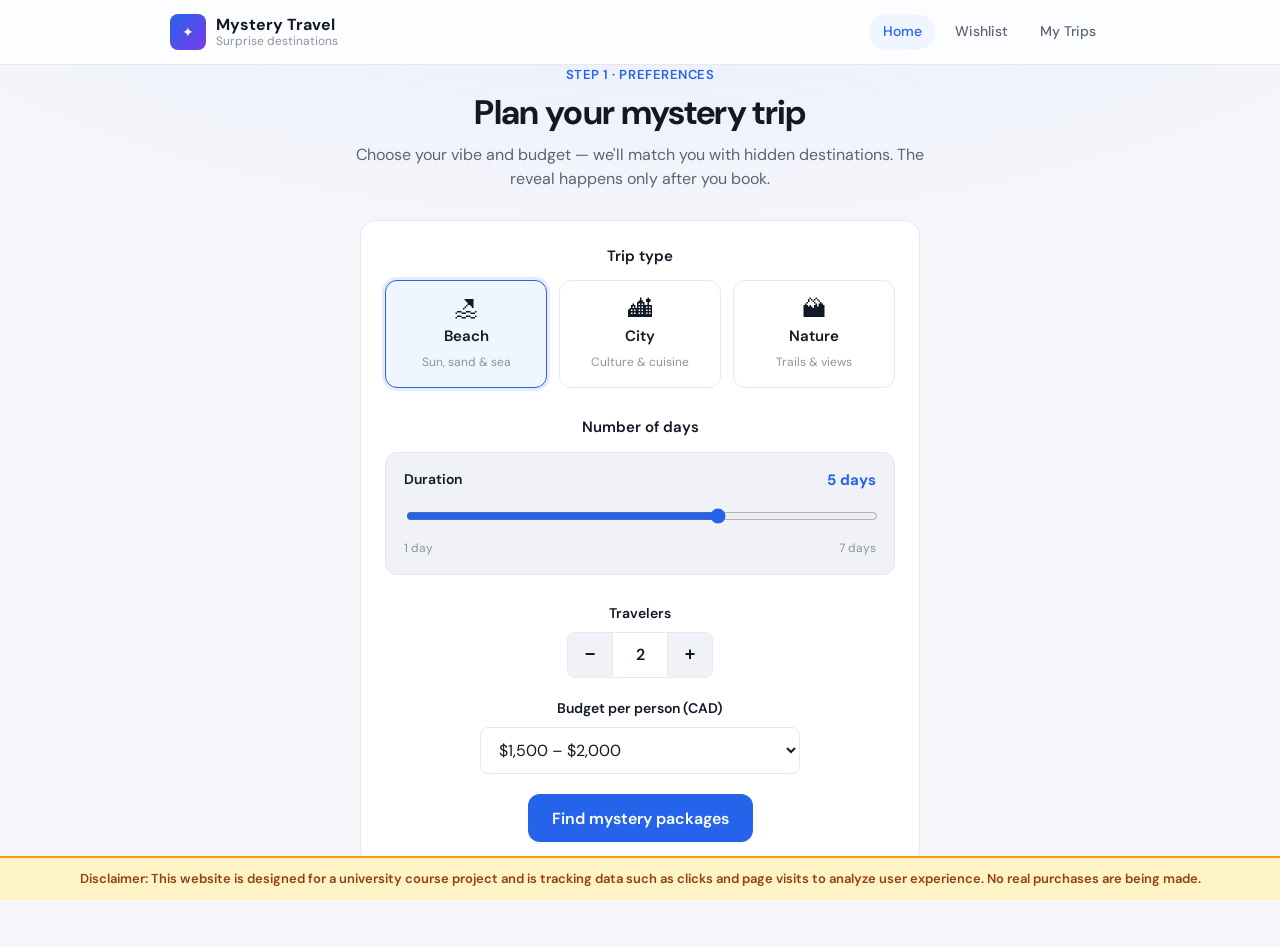
<file: index.html>
<!DOCTYPE html>
<html lang="en">
<head>
  <meta charset="UTF-8">
  <meta name="viewport" content="width=device-width, initial-scale=1.0">
  <title>Mystery Travel Booking</title>
  <link rel="preconnect" href="https://fonts.googleapis.com">
  <link rel="preconnect" href="https://fonts.gstatic.com" crossorigin>
  <link href="https://fonts.googleapis.com/css2?family=DM+Sans:ital,opsz,wght@0,9..40,400;0,9..40,500;0,9..40,600;0,9..40,700;1,9..40,400&display=swap" rel="stylesheet">
  <link rel="stylesheet" href="css/styles.css">

  <script async src="https://www.googletagmanager.com/gtag/js?id=G-VJG1NFBYEE"></script>
  <script>
    window.dataLayer = window.dataLayer || [];
    function gtag(){dataLayer.push(arguments);}
    gtag('js', new Date());
    gtag('config', 'G-VJG1NFBYEE');
  </script>
</head>
<body>
  <a href="#app" class="skip-link">Skip to main content</a>

  <header class="site-header">
    <div class="container header-inner">
      <a href="./" class="logo">
        <span class="logo-mark" aria-hidden="true">✦</span>
        <span class="logo-text">
          <span class="logo-name">Mystery Travel</span>
          <span class="logo-tagline">Surprise destinations</span>
        </span>
      </a>
      <nav class="main-nav" aria-label="Main navigation">
        <a href="./" data-route="/" class="nav-link">Home</a>
        <a href="wishlist" data-route="/wishlist" class="nav-link">
          Wishlist
          <span id="wishlist-badge" class="badge" hidden>0</span>
        </a>
        <a href="my-trips" data-route="/my-trips" class="nav-link">My Trips</a>
      </nav>
    </div>
  </header>

  <main id="app" class="container">
    <!-- Home: Preference Quiz -->
    <section id="view-home" class="view" hidden>
      <div class="page-header">
        <p class="eyebrow">Step 1 · Preferences</p>
        <h1>Plan your mystery trip</h1>
        <p class="lead">Choose your vibe and budget — we'll match you with hidden destinations. The reveal happens only after you book.</p>
      </div>

      <form id="quiz-form" class="quiz-form panel">
        <fieldset class="fieldset-clean">
          <legend>Trip type</legend>
          <div class="option-cards" role="radiogroup" aria-label="Trip type">
            <label class="option-card">
              <input type="radio" name="tripType" value="beach" required checked>
              <span class="option-card-icon" aria-hidden="true">🏖</span>
              <span class="option-card-label">Beach</span>
              <span class="option-card-desc">Sun, sand &amp; sea</span>
            </label>
            <label class="option-card">
              <input type="radio" name="tripType" value="city">
              <span class="option-card-icon" aria-hidden="true">🏙</span>
              <span class="option-card-label">City</span>
              <span class="option-card-desc">Culture &amp; cuisine</span>
            </label>
            <label class="option-card">
              <input type="radio" name="tripType" value="nature">
              <span class="option-card-icon" aria-hidden="true">🏔</span>
              <span class="option-card-label">Nature</span>
              <span class="option-card-desc">Trails &amp; views</span>
            </label>
          </div>
        </fieldset>

        <fieldset class="fieldset-clean">
          <legend>Number of days</legend>
          <div class="slider-group">
            <div class="slider-header">
              <label for="days">Duration</label>
              <output id="days-value" class="slider-value" for="days">5 days</output>
            </div>
            <input type="range" id="days" name="days" min="1" max="7" value="5" required
              aria-valuemin="1" aria-valuemax="7" aria-valuenow="5">
            <div class="slider-labels" aria-hidden="true">
              <span>1 day</span>
              <span>7 days</span>
            </div>
          </div>
        </fieldset>

        <div class="form-group">
          <label for="travelers">Travelers</label>
          <div class="stepper">
            <button type="button" class="stepper-btn" id="travelers-decrease" aria-label="Decrease travelers">−</button>
            <input type="number" id="travelers" name="travelers" min="1" max="8" value="2" required readonly>
            <button type="button" class="stepper-btn" id="travelers-increase" aria-label="Increase travelers">+</button>
          </div>
        </div>

        <div class="form-group">
          <label for="budget">Budget per person (CAD)</label>
          <select id="budget" name="budget" required>
            <option value="500-1000">$500 – $1,000</option>
            <option value="1000-1500">$1,000 – $1,500</option>
            <option value="1500-2000" selected>$1,500 – $2,000</option>
            <option value="2000+">$2,000+</option>
          </select>
        </div>

        <div class="form-actions">
          <button type="submit" class="btn btn-primary btn-lg">Find mystery packages</button>
        </div>
      </form>
    </section>

    <!-- Results -->
    <section id="view-results" class="view" hidden>
      <div class="page-header">
        <p class="eyebrow">Step 2 · Choose a package</p>
        <h1>Mystery packages</h1>
        <div id="results-summary" class="filter-pills" aria-live="polite"></div>
      </div>
      <div id="results-grid" class="card-grid"></div>
      <p class="back-link"><a href="./" class="text-link">← Edit preferences</a></p>
    </section>

    <!-- Wishlist -->
    <section id="view-wishlist" class="view" hidden>
      <div class="page-header">
        <p class="eyebrow">Saved for later</p>
        <h1>Your wishlist</h1>
        <p class="lead">Packages you've saved. Book when you're ready — the destination stays hidden until checkout.</p>
      </div>
      <div id="wishlist-content"></div>
    </section>

    <!-- Checkout -->
    <section id="view-checkout" class="view" hidden>
      <div class="page-header">
        <p class="eyebrow">Almost there</p>
        <h1>Checkout</h1>
        <p class="lead">Complete your booking to unlock your surprise destination.</p>
      </div>

      <ol class="progress-steps" aria-label="Booking progress">
        <li class="progress-step is-complete">Preferences</li>
        <li class="progress-step is-complete">Package</li>
        <li class="progress-step is-active" aria-current="step">Payment</li>
        <li class="progress-step">Reveal</li>
      </ol>

      <div class="checkout-layout">
        <form id="checkout-form" class="checkout-form panel">
          <h2 class="panel-title">Traveler &amp; payment</h2>
          <p class="form-note">
            <span class="form-note-icon" aria-hidden="true">🔒</span>
            Demo only — no real payment is processed.
          </p>

          <div class="form-group">
            <label for="passenger-name">Full name</label>
            <input type="text" id="passenger-name" name="passengerName" required autocomplete="name" placeholder="Jane Doe">
          </div>

          <div class="form-group">
            <label for="email">Email <span class="label-optional">(optional)</span></label>
            <input type="email" id="email" name="email" autocomplete="email" placeholder="jane@example.com">
          </div>

          <div class="form-group">
            <label for="card-number">Card number</label>
            <input type="text" id="card-number" name="cardNumber" inputmode="numeric"
              pattern="[0-9]{16}" maxlength="16" placeholder="1234 5678 9012 3456" required>
          </div>

          <div class="form-row">
            <div class="form-group">
              <label for="expiry">Expiry</label>
              <input type="text" id="expiry" name="expiry" pattern="(0[1-9]|1[0-2])\/[0-9]{2}"
                placeholder="MM/YY" maxlength="5" required>
            </div>
            <div class="form-group">
              <label for="cvv">CVV</label>
              <input type="text" id="cvv" name="cvv" pattern="[0-9]{3,4}" maxlength="4"
                inputmode="numeric" placeholder="123" required>
            </div>
          </div>

          <button type="submit" class="btn btn-primary btn-lg btn-block">Complete purchase</button>
        </form>

        <aside id="checkout-summary" class="checkout-summary panel panel-accent"></aside>
      </div>
    </section>

    <!-- Confirmation / Reveal -->
    <section id="view-confirmation" class="view" hidden>
      <div class="confirmation-card panel">
        <div class="confirmation-badge" aria-hidden="true">✦</div>
        <p class="confirmation-kicker">Booking confirmed</p>
        <h1 id="confirmation-heading"></h1>
        <p id="confirmation-details" class="confirmation-details"></p>
        <a href="my-trips" class="btn btn-primary btn-lg">View trip details</a>
      </div>
    </section>

    <!-- My Trips -->
    <section id="view-my-trips" class="view" hidden>
      <div class="page-header">
        <p class="eyebrow">Your bookings</p>
        <h1>My trips</h1>
        <p class="lead">Every destination you've unlocked after checkout.</p>
      </div>
      <div id="my-trips-content"></div>
    </section>

    <!-- Trip Detail -->
    <section id="view-trip-detail" class="view" hidden>
      <p class="back-link back-link--top"><a href="my-trips" class="text-link">← Back to my trips</a></p>
      <div id="trip-detail-content"></div>
    </section>
  </main>

  <aside id="disclaimer-banner" role="note" aria-live="polite">
    Disclaimer: This website is designed for a university course project and is tracking data such as clicks and page visits to analyze user experience. No real purchases are being made.
  </aside>

  <div id="toast" class="toast" role="status" aria-live="polite" hidden></div>

  <script src="js/data.js"></script>
  <script src="js/storage.js"></script>
  <script src="js/analytics.js"></script>
  <script src="js/app.js"></script>
</body>
</html>
</file>
<file: css/styles.css>
:root {
  --color-bg: #f6f7fb;
  --color-surface: #ffffff;
  --color-surface-muted: #f0f2f8;
  --color-border: #e4e8f0;
  --color-border-strong: #cdd5e0;
  --color-text: #111827;
  --color-text-muted: #5b6472;
  --color-text-subtle: #8b939f;
  --color-primary: #2563eb;
  --color-primary-hover: #1d4ed8;
  --color-primary-subtle: #eff6ff;
  --color-primary-border: #bfdbfe;
  --color-success: #059669;
  --color-success-subtle: #ecfdf5;
  --color-warning-bg: #fef3c7;
  --color-warning-border: #f59e0b;
  --color-warning-text: #92400e;
  --color-accent: #7c3aed;
  --radius-sm: 8px;
  --radius-md: 12px;
  --radius-lg: 16px;
  --radius-xl: 20px;
  --shadow-sm: 0 1px 2px rgba(17, 24, 39, 0.05);
  --shadow-md: 0 4px 12px rgba(17, 24, 39, 0.08), 0 1px 3px rgba(17, 24, 39, 0.04);
  --shadow-lg: 0 12px 32px rgba(17, 24, 39, 0.1), 0 2px 8px rgba(17, 24, 39, 0.04);
  --transition-fast: 150ms cubic-bezier(0.2, 0, 0, 1);
  --transition-base: 220ms cubic-bezier(0.2, 0, 0, 1);
  --font: "DM Sans", -apple-system, BlinkMacSystemFont, "Segoe UI", sans-serif;
}

*,
*::before,
*::after {
  box-sizing: border-box;
}

html {
  scroll-behavior: smooth;
}

body {
  margin: 0;
  font-family: var(--font);
  font-size: 16px;
  line-height: 1.55;
  color: var(--color-text);
  background:
    radial-gradient(ellipse 80% 50% at 50% -20%, rgba(37, 99, 235, 0.08), transparent),
    var(--color-bg);
  padding-bottom: 5rem;
  -webkit-font-smoothing: antialiased;
  -moz-osx-font-smoothing: grayscale;
}

.skip-link {
  position: absolute;
  top: -100%;
  left: 1rem;
  z-index: 500;
  padding: 0.6rem 1rem;
  background: var(--color-text);
  color: #fff;
  border-radius: var(--radius-sm);
  text-decoration: none;
  font-weight: 600;
  font-size: 0.875rem;
}

.skip-link:focus {
  top: 1rem;
}

.container {
  max-width: 980px;
  margin: 0 auto;
  padding: 0 1.25rem;
}

/* Header */
.site-header {
  background: rgba(255, 255, 255, 0.85);
  backdrop-filter: blur(12px);
  border-bottom: 1px solid var(--color-border);
  position: sticky;
  top: 0;
  z-index: 100;
}

.header-inner {
  display: flex;
  align-items: center;
  justify-content: space-between;
  min-height: 4rem;
  gap: 1rem;
}

.logo {
  display: flex;
  align-items: center;
  gap: 0.65rem;
  text-decoration: none;
  color: var(--color-text);
  min-width: 0;
}

.logo-mark {
  display: flex;
  align-items: center;
  justify-content: center;
  width: 2.25rem;
  height: 2.25rem;
  background: linear-gradient(135deg, var(--color-primary), var(--color-accent));
  color: #fff;
  border-radius: var(--radius-sm);
  font-size: 0.9rem;
  flex-shrink: 0;
}

.logo-text {
  display: flex;
  flex-direction: column;
  min-width: 0;
}

.logo-name {
  font-weight: 700;
  font-size: 1rem;
  line-height: 1.2;
}

.logo-tagline {
  font-size: 0.75rem;
  color: var(--color-text-subtle);
  line-height: 1.2;
}

.main-nav {
  display: flex;
  gap: 0.35rem;
  align-items: center;
  flex-shrink: 0;
}

.nav-link {
  color: var(--color-text-muted);
  text-decoration: none;
  font-weight: 500;
  font-size: 0.875rem;
  padding: 0.45rem 0.85rem;
  border-radius: 999px;
  transition: color var(--transition-fast), background var(--transition-fast);
}

.nav-link:hover {
  color: var(--color-text);
  background: var(--color-surface-muted);
}

.nav-link.active {
  color: var(--color-primary);
  background: var(--color-primary-subtle);
}

.badge {
  display: inline-flex;
  align-items: center;
  justify-content: center;
  min-width: 1.125rem;
  height: 1.125rem;
  padding: 0 0.3rem;
  margin-left: 0.2rem;
  font-size: 0.6875rem;
  font-weight: 700;
  font-variant-numeric: tabular-nums;
  color: #fff;
  background: var(--color-primary);
  border-radius: 999px;
}

.badge[hidden] {
  display: none !important;
}

/* Main layout */
main {
  padding-top: 2.5rem;
  padding-bottom: 2.5rem;
  max-width: 760px;
}

.view {
  animation: viewEnter var(--transition-base) both;
}

@keyframes viewEnter {
  from {
    opacity: 0;
    transform: translateY(8px);
  }
  to {
    opacity: 1;
    transform: translateY(0);
  }
}

.page-header {
  margin-bottom: 1.75rem;
  text-align: center;
}

.eyebrow {
  margin: 0 0 0.5rem;
  font-size: 0.8125rem;
  font-weight: 600;
  letter-spacing: 0.04em;
  text-transform: uppercase;
  color: var(--color-primary);
}

h1 {
  margin: 0 0 0.65rem;
  font-size: clamp(1.625rem, 4vw, 2.125rem);
  font-weight: 700;
  line-height: 1.15;
  letter-spacing: -0.02em;
  text-wrap: balance;
}

.page-header h1 {
  margin: 0 auto 0.65rem;
  max-width: 28rem;
}

.lead {
  color: var(--color-text-muted);
  margin: 0 auto;
  max-width: 36rem;
  text-wrap: pretty;
}

.panel {
  background: var(--color-surface);
  border: 1px solid var(--color-border);
  border-radius: var(--radius-lg);
  box-shadow: var(--shadow-sm);
}

.panel-accent {
  background: linear-gradient(180deg, var(--color-primary-subtle) 0%, var(--color-surface) 100%);
  border-color: var(--color-primary-border);
}

.panel-title {
  margin: 0 0 0.35rem;
  font-size: 1.125rem;
  font-weight: 700;
}

/* Forms */
.fieldset-clean {
  border: none;
  padding: 0;
  margin: 0 0 1.75rem;
  background: transparent;
}

.fieldset-clean legend {
  font-weight: 600;
  font-size: 0.9375rem;
  margin-bottom: 0.75rem;
  padding: 0;
  text-align: center;
  width: 100%;
}

.option-cards {
  display: grid;
  grid-template-columns: repeat(3, 1fr);
  gap: 0.75rem;
}

.option-card {
  position: relative;
  display: flex;
  flex-direction: column;
  align-items: center;
  gap: 0.25rem;
  padding: 1rem 0.75rem;
  border: 1.5px solid var(--color-border);
  border-radius: var(--radius-md);
  background: var(--color-surface);
  cursor: pointer;
  text-align: center;
  transition: border-color var(--transition-fast), background var(--transition-fast), box-shadow var(--transition-fast), transform var(--transition-fast);
}

.option-card:hover {
  border-color: var(--color-border-strong);
  box-shadow: var(--shadow-sm);
}

.option-card:has(input:checked) {
  border-color: var(--color-primary);
  background: var(--color-primary-subtle);
  box-shadow: 0 0 0 3px rgba(37, 99, 235, 0.12);
}

.option-card:has(input:focus-visible) {
  outline: 2px solid var(--color-primary);
  outline-offset: 2px;
}

.option-card input {
  position: absolute;
  opacity: 0;
  width: 0;
  height: 0;
}

.option-card-icon {
  font-size: 1.5rem;
  line-height: 1;
}

.option-card-label {
  font-weight: 600;
  font-size: 0.9375rem;
  color: var(--color-text);
}

.option-card-desc {
  font-size: 0.75rem;
  color: var(--color-text-subtle);
}

.form-group {
  margin-bottom: 1.25rem;
}

.form-group label {
  display: block;
  font-weight: 600;
  margin-bottom: 0.45rem;
  font-size: 0.875rem;
}

.label-optional {
  font-weight: 500;
  color: var(--color-text-subtle);
}

.form-group input,
.form-group select {
  width: 100%;
  padding: 0.7rem 0.85rem;
  border: 1.5px solid var(--color-border);
  border-radius: var(--radius-sm);
  font-size: 1rem;
  font-family: inherit;
  background: var(--color-surface);
  color: var(--color-text);
  transition: border-color var(--transition-fast), box-shadow var(--transition-fast);
}

.form-group input::placeholder {
  color: var(--color-text-subtle);
}

.form-group input:focus,
.form-group select:focus {
  outline: none;
  border-color: var(--color-primary);
  box-shadow: 0 0 0 3px rgba(37, 99, 235, 0.15);
}

.slider-group {
  padding: 1rem 1.1rem;
  background: var(--color-surface-muted);
  border-radius: var(--radius-md);
  border: 1px solid var(--color-border);
}

.slider-header {
  display: flex;
  justify-content: space-between;
  align-items: center;
  margin-bottom: 0.75rem;
}

.slider-header label {
  margin: 0;
  font-weight: 600;
  font-size: 0.875rem;
}

.slider-value {
  font-weight: 700;
  font-size: 0.9375rem;
  color: var(--color-primary);
  font-variant-numeric: tabular-nums;
}

.slider-group input[type="range"] {
  width: 100%;
  padding: 0;
  border: none;
  background: transparent;
  accent-color: var(--color-primary);
  cursor: pointer;
  height: 1.25rem;
}

.slider-group input[type="range"]:focus-visible {
  outline: 2px solid var(--color-primary);
  outline-offset: 4px;
}

.slider-labels {
  display: flex;
  justify-content: space-between;
  font-size: 0.75rem;
  color: var(--color-text-subtle);
  margin-top: 0.35rem;
}

.stepper {
  display: inline-flex;
  align-items: center;
  border: 1.5px solid var(--color-border);
  border-radius: var(--radius-sm);
  overflow: hidden;
  background: var(--color-surface);
}

.stepper-btn {
  display: flex;
  align-items: center;
  justify-content: center;
  width: 2.75rem;
  height: 2.75rem;
  border: none;
  background: var(--color-surface-muted);
  color: var(--color-text);
  font-size: 1.125rem;
  font-weight: 600;
  cursor: pointer;
  transition: background var(--transition-fast);
}

.stepper-btn:hover {
  background: var(--color-border);
}

.stepper-btn:active {
  transform: scale(0.96);
}

.stepper input {
  width: 3.5rem;
  text-align: center;
  border: none;
  border-left: 1.5px solid var(--color-border);
  border-right: 1.5px solid var(--color-border);
  border-radius: 0;
  padding: 0.7rem 0;
  font-weight: 600;
  font-variant-numeric: tabular-nums;
  -moz-appearance: textfield;
}

.stepper input:focus {
  box-shadow: none;
  outline: none;
}

.stepper input::-webkit-outer-spin-button,
.stepper input::-webkit-inner-spin-button {
  -webkit-appearance: none;
  margin: 0;
}

.quiz-form {
  width: 100%;
  max-width: 560px;
  margin: 0 auto;
  padding: 1.5rem;
}

.quiz-form .form-group {
  display: flex;
  flex-direction: column;
  align-items: center;
}

.quiz-form .form-group label {
  text-align: center;
}

.quiz-form select {
  width: 100%;
  max-width: 320px;
}

.form-actions {
  margin-top: 0.5rem;
  display: flex;
  justify-content: center;
}

.form-row {
  display: grid;
  grid-template-columns: 1fr 1fr;
  gap: 1rem;
}

.form-note {
  display: flex;
  align-items: center;
  gap: 0.5rem;
  color: var(--color-text-muted);
  font-size: 0.875rem;
  margin: 0 0 1.25rem;
  padding: 0.65rem 0.85rem;
  background: var(--color-surface-muted);
  border-radius: var(--radius-sm);
}

.form-note-icon {
  flex-shrink: 0;
}

/* Buttons */
.btn {
  display: inline-flex;
  align-items: center;
  justify-content: center;
  gap: 0.35rem;
  padding: 0.7rem 1.25rem;
  font-size: 0.9375rem;
  font-weight: 600;
  font-family: inherit;
  border: none;
  border-radius: var(--radius-sm);
  cursor: pointer;
  text-decoration: none;
  text-align: center;
  transition: background var(--transition-fast), color var(--transition-fast), border-color var(--transition-fast), box-shadow var(--transition-fast), transform var(--transition-fast);
}

.btn:active:not(:disabled) {
  transform: scale(0.98);
}

.btn:focus-visible {
  outline: 2px solid var(--color-primary);
  outline-offset: 2px;
}

.btn-primary {
  background: var(--color-primary);
  color: #fff;
  box-shadow: var(--shadow-sm);
}

.btn-primary:hover:not(:disabled) {
  background: var(--color-primary-hover);
  box-shadow: var(--shadow-md);
}

.btn-secondary {
  background: var(--color-surface);
  color: var(--color-primary);
  border: 1.5px solid var(--color-primary-border);
}

.btn-secondary:hover:not(:disabled) {
  background: var(--color-primary-subtle);
}

.btn-ghost {
  background: transparent;
  color: var(--color-text-muted);
  border: 1.5px solid var(--color-border);
}

.btn-ghost:hover:not(:disabled) {
  background: var(--color-surface-muted);
  color: var(--color-text);
}

.btn:disabled {
  opacity: 0.55;
  cursor: not-allowed;
}

.btn-lg {
  padding: 0.85rem 1.5rem;
  font-size: 1rem;
  border-radius: var(--radius-md);
}

.btn-sm {
  padding: 0.5rem 0.9rem;
  font-size: 0.8125rem;
}

.btn-block {
  width: 100%;
}

.text-link {
  color: var(--color-primary);
  text-decoration: none;
  font-weight: 500;
  font-size: 0.9375rem;
}

.text-link:hover {
  text-decoration: underline;
}

/* Filter pills */
.filter-pills {
  display: flex;
  flex-wrap: wrap;
  justify-content: center;
  gap: 0.5rem;
  margin-top: 1rem;
}

.pill {
  display: inline-flex;
  align-items: center;
  padding: 0.35rem 0.75rem;
  font-size: 0.8125rem;
  font-weight: 500;
  color: var(--color-text-muted);
  background: var(--color-surface);
  border: 1px solid var(--color-border);
  border-radius: 999px;
}

.pill strong {
  color: var(--color-text);
  font-weight: 600;
}

/* Cards */
.card-grid {
  display: grid;
  grid-template-columns: 1fr;
  gap: 1rem;
}

@media (min-width: 640px) {
  .card-grid {
    grid-template-columns: repeat(2, 1fr);
  }
}

.package-card {
  background: var(--color-surface);
  border: 1px solid var(--color-border);
  border-radius: var(--radius-lg);
  padding: 1.25rem;
  box-shadow: var(--shadow-sm);
  display: flex;
  flex-direction: column;
  transition: box-shadow var(--transition-base), transform var(--transition-base), border-color var(--transition-base);
}

.package-card:hover {
  box-shadow: var(--shadow-md);
  transform: translateY(-2px);
  border-color: var(--color-border-strong);
}

.package-card-header {
  display: flex;
  align-items: flex-start;
  justify-content: space-between;
  gap: 0.75rem;
  margin-bottom: 0.65rem;
}

.package-card h2 {
  margin: 0;
  font-size: 1.0625rem;
  font-weight: 700;
  line-height: 1.3;
  text-wrap: balance;
}

.package-badges {
  display: flex;
  flex-wrap: wrap;
  gap: 0.35rem;
  flex-shrink: 0;
}

.badge-tag {
  display: inline-flex;
  align-items: center;
  padding: 0.2rem 0.5rem;
  font-size: 0.6875rem;
  font-weight: 700;
  letter-spacing: 0.02em;
  text-transform: uppercase;
  border-radius: 999px;
}

.badge-tag--type {
  background: var(--color-primary-subtle);
  color: var(--color-primary);
}

.badge-tag--mystery {
  background: #f3e8ff;
  color: #7c3aed;
}

.package-meta {
  color: var(--color-text-subtle);
  font-size: 0.8125rem;
  margin: 0 0 0.85rem;
}

.package-hints {
  list-style: none;
  padding: 0;
  margin: 0 0 1rem;
  font-size: 0.875rem;
  color: var(--color-text-muted);
}

.package-hints li {
  display: flex;
  align-items: flex-start;
  gap: 0.5rem;
  margin-bottom: 0.35rem;
}

.package-hints li::before {
  content: "✓";
  color: var(--color-success);
  font-weight: 700;
  flex-shrink: 0;
}

.package-price {
  margin: 0 0 1.1rem;
  padding: 0.85rem;
  background: var(--color-surface-muted);
  border-radius: var(--radius-sm);
}

.package-price-main {
  font-size: 1.25rem;
  font-weight: 700;
  font-variant-numeric: tabular-nums;
  color: var(--color-text);
}

.package-price-unit {
  font-size: 0.875rem;
  font-weight: 500;
  color: var(--color-text-subtle);
}

.package-price-total {
  display: block;
  margin-top: 0.25rem;
  font-size: 0.8125rem;
  font-weight: 500;
  color: var(--color-text-muted);
  font-variant-numeric: tabular-nums;
}

.card-actions {
  display: flex;
  gap: 0.5rem;
  flex-wrap: wrap;
  margin-top: auto;
}

.card-actions .btn {
  flex: 1;
  min-width: 7rem;
}

.back-link {
  margin-top: 1.75rem;
  text-align: center;
}

/* Empty states */
.empty-state {
  background: var(--color-surface);
  border: 1px dashed var(--color-border-strong);
  border-radius: var(--radius-lg);
  padding: 3rem 1.5rem;
  text-align: center;
  color: var(--color-text-muted);
}

.empty-state-icon {
  font-size: 2.5rem;
  margin-bottom: 0.75rem;
  line-height: 1;
}

.empty-state h2 {
  margin: 0 0 0.5rem;
  font-size: 1.125rem;
  color: var(--color-text);
}

.empty-state p {
  margin: 0 0 1.25rem;
  max-width: 24rem;
  margin-left: auto;
  margin-right: auto;
}

/* Checkout */
.progress-steps {
  display: flex;
  gap: 0;
  list-style: none;
  padding: 0;
  margin: 0 0 1.75rem;
  overflow-x: auto;
}

.progress-step {
  flex: 1;
  position: relative;
  padding: 0.65rem 0.5rem 0.65rem 1.5rem;
  font-size: 0.75rem;
  font-weight: 600;
  color: var(--color-text-subtle);
  background: var(--color-surface-muted);
  border: 1px solid var(--color-border);
  white-space: nowrap;
}

.progress-step:first-child {
  border-radius: var(--radius-sm) 0 0 var(--radius-sm);
  padding-left: 1rem;
}

.progress-step:last-child {
  border-radius: 0 var(--radius-sm) var(--radius-sm) 0;
}

.progress-step + .progress-step {
  border-left: none;
}

.progress-step.is-complete {
  color: var(--color-success);
  background: var(--color-success-subtle);
}

.progress-step.is-active {
  color: var(--color-primary);
  background: var(--color-primary-subtle);
  border-color: var(--color-primary-border);
}

.checkout-layout {
  display: grid;
  gap: 1.25rem;
  max-width: 640px;
  margin: 0 auto;
}

@media (min-width: 768px) {
  .checkout-layout {
    max-width: none;
    grid-template-columns: 1fr 280px;
    align-items: start;
  }

  .checkout-summary {
    position: sticky;
    top: 5.5rem;
  }
}

.checkout-form {
  padding: 1.5rem;
}

.checkout-summary {
  padding: 1.25rem;
}

.checkout-summary h2 {
  margin: 0 0 1rem;
  font-size: 0.9375rem;
  font-weight: 700;
  text-transform: uppercase;
  letter-spacing: 0.04em;
  color: var(--color-text-subtle);
}

.checkout-summary dl {
  margin: 0;
}

.checkout-summary dt {
  font-size: 0.75rem;
  font-weight: 600;
  text-transform: uppercase;
  letter-spacing: 0.03em;
  color: var(--color-text-subtle);
  margin-top: 0.85rem;
}

.checkout-summary dt:first-child {
  margin-top: 0;
}

.checkout-summary dd {
  margin: 0.2rem 0 0;
  font-weight: 600;
  font-size: 0.9375rem;
}

.checkout-summary dd.checkout-total {
  font-size: 1.375rem;
  font-variant-numeric: tabular-nums;
  color: var(--color-primary);
}

/* Confirmation */
.confirmation-card {
  text-align: center;
  max-width: 520px;
  margin: 1rem auto 2rem;
  padding: 2.5rem 2rem;
  background: linear-gradient(180deg, var(--color-primary-subtle) 0%, var(--color-surface) 45%);
  border-color: var(--color-primary-border);
  box-shadow: var(--shadow-lg);
}

.confirmation-badge {
  display: inline-flex;
  align-items: center;
  justify-content: center;
  width: 3.5rem;
  height: 3.5rem;
  margin-bottom: 1rem;
  background: linear-gradient(135deg, var(--color-primary), var(--color-accent));
  color: #fff;
  font-size: 1.25rem;
  border-radius: 50%;
  box-shadow: var(--shadow-md);
}

.confirmation-kicker {
  margin: 0 0 0.5rem;
  font-size: 0.8125rem;
  font-weight: 700;
  letter-spacing: 0.06em;
  text-transform: uppercase;
  color: var(--color-success);
}

.confirmation-card h1 {
  margin: 0 auto 0.75rem;
  max-width: none;
}

.confirmation-details {
  color: var(--color-text-muted);
  margin: 0 0 1.75rem;
  text-wrap: pretty;
}

/* My Trips */
.trip-list {
  display: flex;
  flex-direction: column;
  gap: 0.85rem;
}

.trip-card {
  background: var(--color-surface);
  border: 1px solid var(--color-border);
  border-radius: var(--radius-lg);
  padding: 1.25rem 1.35rem;
  box-shadow: var(--shadow-sm);
  transition: box-shadow var(--transition-base), border-color var(--transition-base), transform var(--transition-base);
  cursor: pointer;
  width: 100%;
  text-align: left;
  font-family: inherit;
  color: inherit;
}

.trip-card:hover {
  box-shadow: var(--shadow-md);
  border-color: var(--color-primary-border);
  transform: translateY(-1px);
}

.trip-card:focus-visible {
  outline: 2px solid var(--color-primary);
  outline-offset: 2px;
}

.trip-card-header {
  display: flex;
  align-items: flex-start;
  justify-content: space-between;
  gap: 1rem;
  margin-bottom: 0.5rem;
}

.trip-card h2 {
  margin: 0;
  font-size: 1rem;
  font-weight: 700;
}

.trip-status {
  flex-shrink: 0;
  padding: 0.25rem 0.6rem;
  font-size: 0.6875rem;
  font-weight: 700;
  letter-spacing: 0.03em;
  text-transform: uppercase;
  color: var(--color-success);
  background: var(--color-success-subtle);
  border-radius: 999px;
}

.trip-destination {
  color: var(--color-primary);
  font-weight: 600;
  font-size: 1.0625rem;
  margin: 0 0 0.65rem;
}

.trip-meta {
  display: flex;
  flex-wrap: wrap;
  gap: 0.35rem 1rem;
  color: var(--color-text-subtle);
  font-size: 0.8125rem;
  margin: 0;
}

.trip-meta span {
  display: inline-flex;
  align-items: center;
  gap: 0.25rem;
}

.trip-card-hint {
  margin: 0.65rem 0 0;
  font-size: 0.8125rem;
  color: var(--color-text-subtle);
}

.back-link--top {
  margin-top: 0;
  margin-bottom: 1.25rem;
}

.trip-detail-card {
  padding: 1.5rem;
}

.trip-detail-header {
  display: flex;
  align-items: flex-start;
  justify-content: space-between;
  gap: 1rem;
  margin-bottom: 1rem;
}

.trip-detail-header h1 {
  margin: 0;
  font-size: 1.375rem;
}

.trip-detail-destination {
  display: flex;
  align-items: center;
  gap: 0.5rem;
  padding: 0.85rem 1rem;
  margin-bottom: 1.25rem;
  background: var(--color-primary-subtle);
  border: 1px solid var(--color-primary-border);
  border-radius: var(--radius-md);
  color: var(--color-primary);
  font-weight: 600;
  font-size: 1.0625rem;
}

.trip-detail-section {
  margin-bottom: 1.25rem;
}

.trip-detail-section h2 {
  margin: 0 0 0.65rem;
  font-size: 0.8125rem;
  font-weight: 700;
  letter-spacing: 0.04em;
  text-transform: uppercase;
  color: var(--color-text-subtle);
}

.trip-detail-meta-grid {
  display: grid;
  grid-template-columns: repeat(2, 1fr);
  gap: 0.75rem;
}

.trip-detail-meta-item {
  padding: 0.75rem;
  background: var(--color-surface-muted);
  border-radius: var(--radius-sm);
}

.trip-detail-meta-item dt {
  font-size: 0.75rem;
  color: var(--color-text-subtle);
  margin-bottom: 0.2rem;
}

.trip-detail-meta-item dd {
  margin: 0;
  font-weight: 600;
  font-size: 0.9375rem;
}

.trip-detail-actions {
  display: flex;
  flex-wrap: wrap;
  justify-content: center;
  gap: 0.75rem;
  margin-top: 1.5rem;
  padding-top: 1.25rem;
  border-top: 1px solid var(--color-border);
}

.btn-danger {
  background: #fff;
  color: #dc2626;
  border: 1.5px solid #fecaca;
}

.btn-danger:hover:not(:disabled) {
  background: #fef2f2;
  border-color: #fca5a5;
}

.trip-status--cancelled {
  color: #dc2626;
  background: #fef2f2;
}

/* Disclaimer */
#disclaimer-banner {
  position: fixed;
  bottom: 0;
  left: 0;
  right: 0;
  z-index: 200;
  background: var(--color-warning-bg);
  border-top: 2px solid var(--color-warning-border);
  color: var(--color-warning-text);
  font-size: 0.8125rem;
  font-weight: 600;
  text-align: center;
  padding: 0.75rem 1rem;
  line-height: 1.4;
}

/* Toast */
.toast {
  position: fixed;
  bottom: 4.75rem;
  left: 50%;
  transform: translateX(-50%) translateY(0);
  background: var(--color-text);
  color: #fff;
  padding: 0.75rem 1.25rem;
  border-radius: var(--radius-md);
  font-size: 0.875rem;
  font-weight: 500;
  z-index: 300;
  box-shadow: var(--shadow-lg);
  animation: toastIn var(--transition-base) both;
}

.toast[hidden] {
  display: none;
}

@keyframes toastIn {
  from {
    opacity: 0;
    transform: translateX(-50%) translateY(12px);
  }
  to {
    opacity: 1;
    transform: translateX(-50%) translateY(0);
  }
}

/* Responsive */
@media (max-width: 640px) {
  .logo-tagline {
    display: none;
  }

  .option-cards {
    grid-template-columns: 1fr;
  }

  .option-card {
    flex-direction: row;
    justify-content: flex-start;
    text-align: left;
    padding: 0.85rem 1rem;
  }

  .option-card-desc {
    display: none;
  }

  .progress-step {
    font-size: 0.6875rem;
    padding-top: 0.5rem;
    padding-bottom: 0.5rem;
  }

  .card-actions .btn {
    flex: 1 1 100%;
  }
}

@media (prefers-reduced-motion: reduce) {
  *,
  *::before,
  *::after {
    animation-duration: 0.01ms !important;
    animation-iteration-count: 1 !important;
    transition-duration: 0.01ms !important;
  }

  html {
    scroll-behavior: auto;
  }
}
</file>
